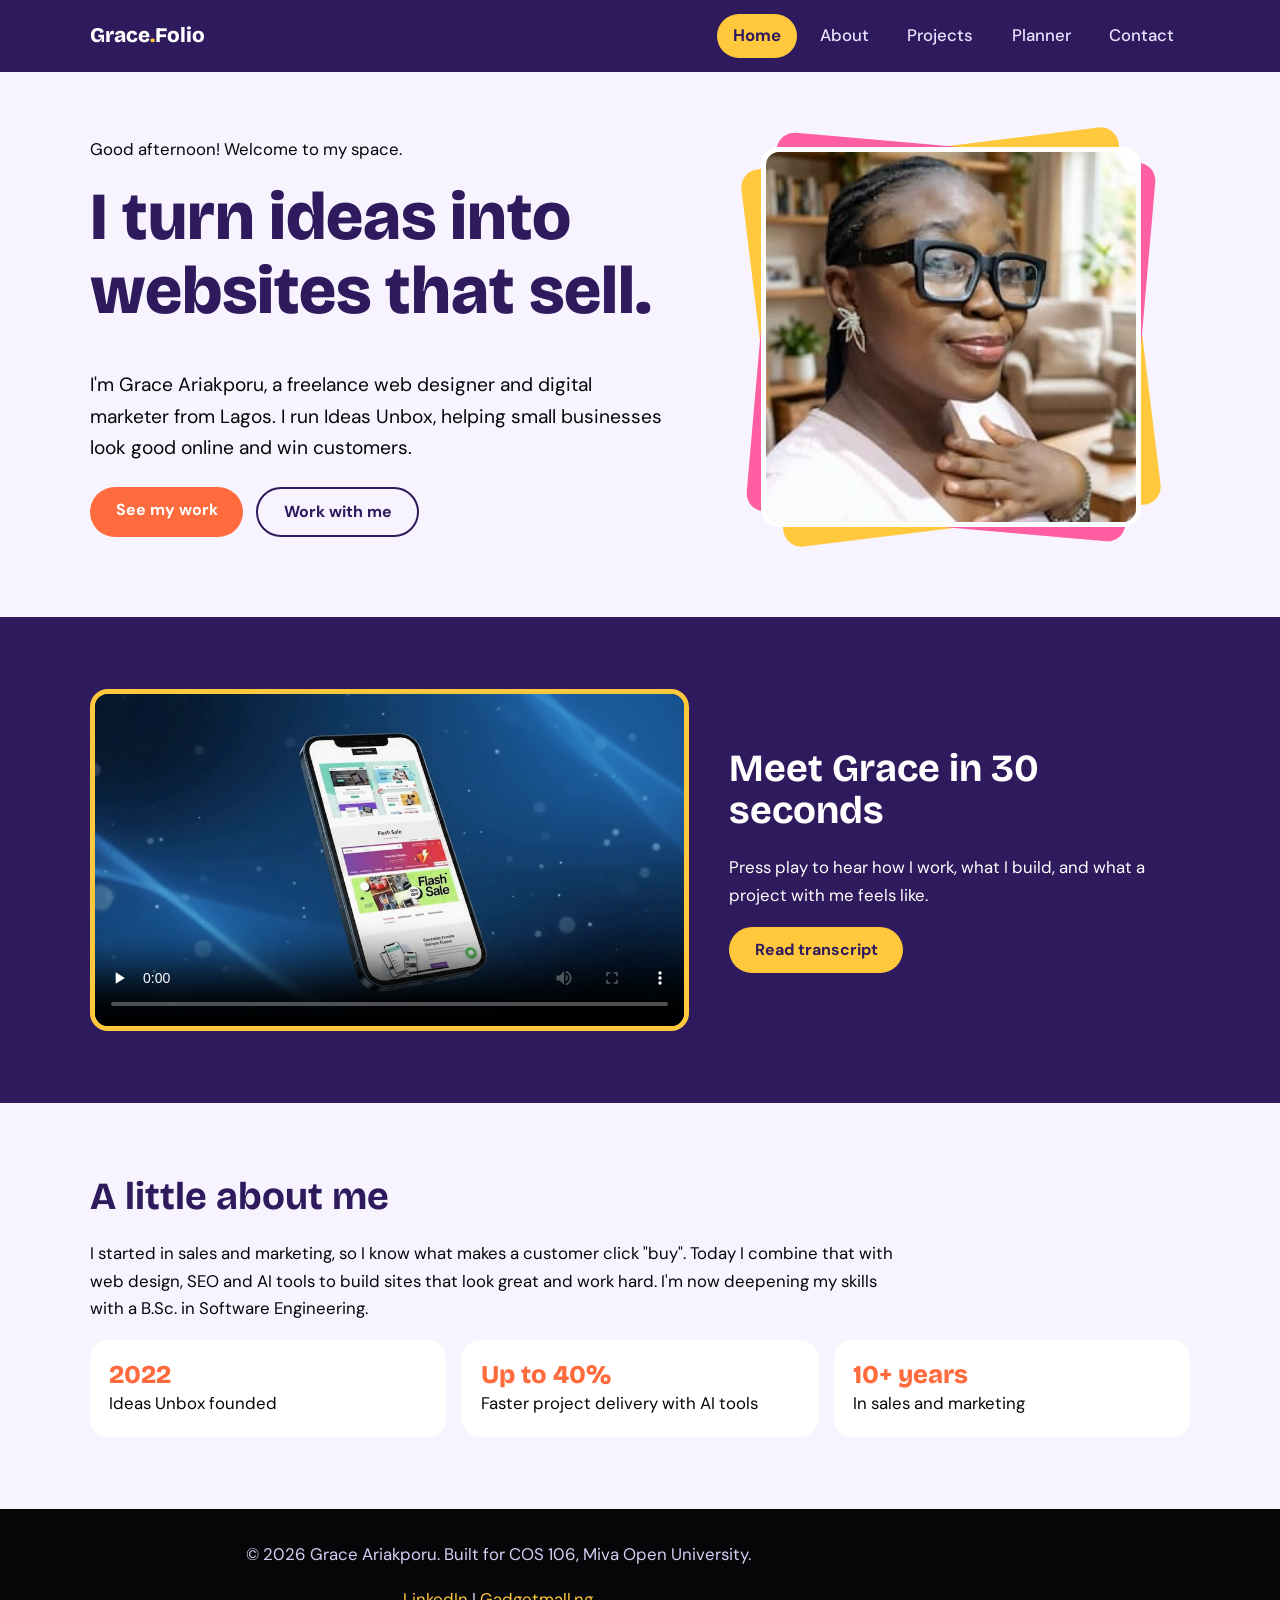
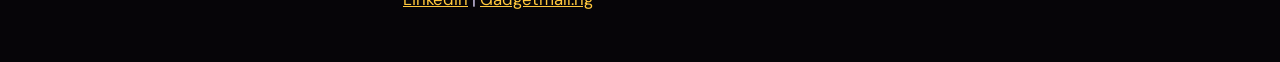
<file: index.html>
<!doctype html>
<html lang="en">
  <head>
    <meta charset="UTF-8" />
    <meta name="viewport" content="width=device-width, initial-scale=1" />
    <meta
      name="description"
      content="Grace Ariakporu: web designer, digital marketer and Software Engineering student."
    />
    <title>Home | Grace folio</title>
    <link rel="preconnect" href="https://fonts.googleapis.com" />
    <link rel="preconnect" href="https://fonts.gstatic.com" crossorigin />
    <link
      href="https://fonts.googleapis.com/css2?family=Bricolage+Grotesque:wght@500;700;800&family=DM+Sans:wght@400;500;700&display=swap"
      rel="stylesheet"
    />
    <link rel="stylesheet" href="css/style.css" />
  </head>
  <body>
    <a class="skip" href="#main " hidden >Skip to content</a>
    <header class="site-header">
      <div class="container nav-bar">
        <a class="logo" href="index.html">Grace<span>.</span>Folio</a>
        <button
          class="menu-btn"
          id="menuBtn"
          aria-expanded="false"
          aria-controls="navLinks"
        >
          Menu
        </button>
        <nav aria-label="Main navigation">
          <ul class="nav-links" id="navLinks">
            <li><a href="index.html" aria-current="page">Home</a></li>
            <li><a href="about.html">About</a></li>
            <li><a href="projects.html">Projects</a></li>
            <li><a href="planner.html">Planner</a></li>
            <li><a href="contact.html">Contact</a></li>
          </ul>
        </nav>
      </div>
    </header>
    <main id="main">
      <section class="hero">
        <div class="container hero-grid">
          <div>
            <p id="greeting">Welcome to my space.</p>
            <h1>I turn ideas into websites that sell.</h1>
            <p class="lead">
              I'm Grace Ariakporu, a freelance web designer and digital marketer
              from Lagos. I run Ideas Unbox, helping small businesses look good
              online and win customers.
            </p>
            <div class="btn-row">
              <a class="btn" href="projects.html">See my work</a>
              <a class="btn ghost" href="contact.html">Work with me</a>
            </div>
          </div>
          <div class="photo-box">
            <img
              src="img/myprofile-3.jpg"
              alt="Portrait of Grace Ariakporu"
              width="600"
              height="600"
              fetchpriority="high"
            />
          </div>
        </div>
      </section>

      <section class="video-band" aria-labelledby="video-h">
        <div class="container video-grid">
          <div class="video-frame">
            <video
              controls
              preload="none"
              poster="img/vd-place-holder-2.jpg"
            >
              <source src="video/meetgrace.mp4" type="video/mp4" />
              <track
                kind="captions"
                src="video/meetgrace.mp4"
                srclang="en"
                label="English"
              />
              Your browser does not support the video tag.
            </video>
          </div>
          <div>
            <h2 id="video-h">Meet Grace in 30 seconds</h2>
            <p>
              Press play to hear how I work, what I build, and what a project
              with me feels like.
            </p>
            <button class="btn alt" id="transcriptBtn" type="button">
              Read transcript
            </button>
            <div class="transcript" id="transcript" hidden>
              <p>
                Hi, I’m Grace Ariakporu, and welcome to my portfolio.
                I’m a web designer and digital marketer based in Lagos, and the founder of Ideas Unbox
                ,I run the web operations of Gadgetmall, an online store I help keep running smoothly.
                I build responsive websites that help small businesses grow, From SEO to e-commerce design,
                 I turn ideas into results. I’m now studying Software Engineering at Miva Open University, 
                 building on my design skills with code. Take a look around, and let’s build something together.

               
              </p>
            </div>
          </div>
        </div>
      </section>

      <section aria-labelledby="bio-h">
        <div class="container">
          <h2 id="bio-h">A little about me</h2>
          <p>
            I started in sales and marketing, so I know what makes a customer
            click "buy". Today I combine that with web design, SEO and AI tools
            to build sites that look great and work hard. I'm now deepening my
            skills with a B.Sc. in Software Engineering.
          </p>
          <div class="stat-row">
            <div class="stat"><strong>2022</strong>Ideas Unbox founded</div>
            <div class="stat">
              <strong>Up to 40%</strong>Faster project delivery with AI tools
            </div>
            <div class="stat">
              <strong>10+ years</strong>In sales and marketing
            </div>
          </div>
        </div>
      </section>
    </main>
    <footer class="site-footer">
      <div class="container">
        <p>
          &copy; <span id="year">2026</span> Grace Ariakporu. Built for COS 106,
          Miva Open University.
        </p>
        <p>
          <a href="https://www.linkedin.com/in/grace-ariakporu/">LinkedIn</a> |
          <a href="https://www.gadgetmall.ng">Gadgetmall.ng</a>
        </p>
      </div>
    </footer>
    <script src="js/main.js"></script>
  </body>
</html>
</file>
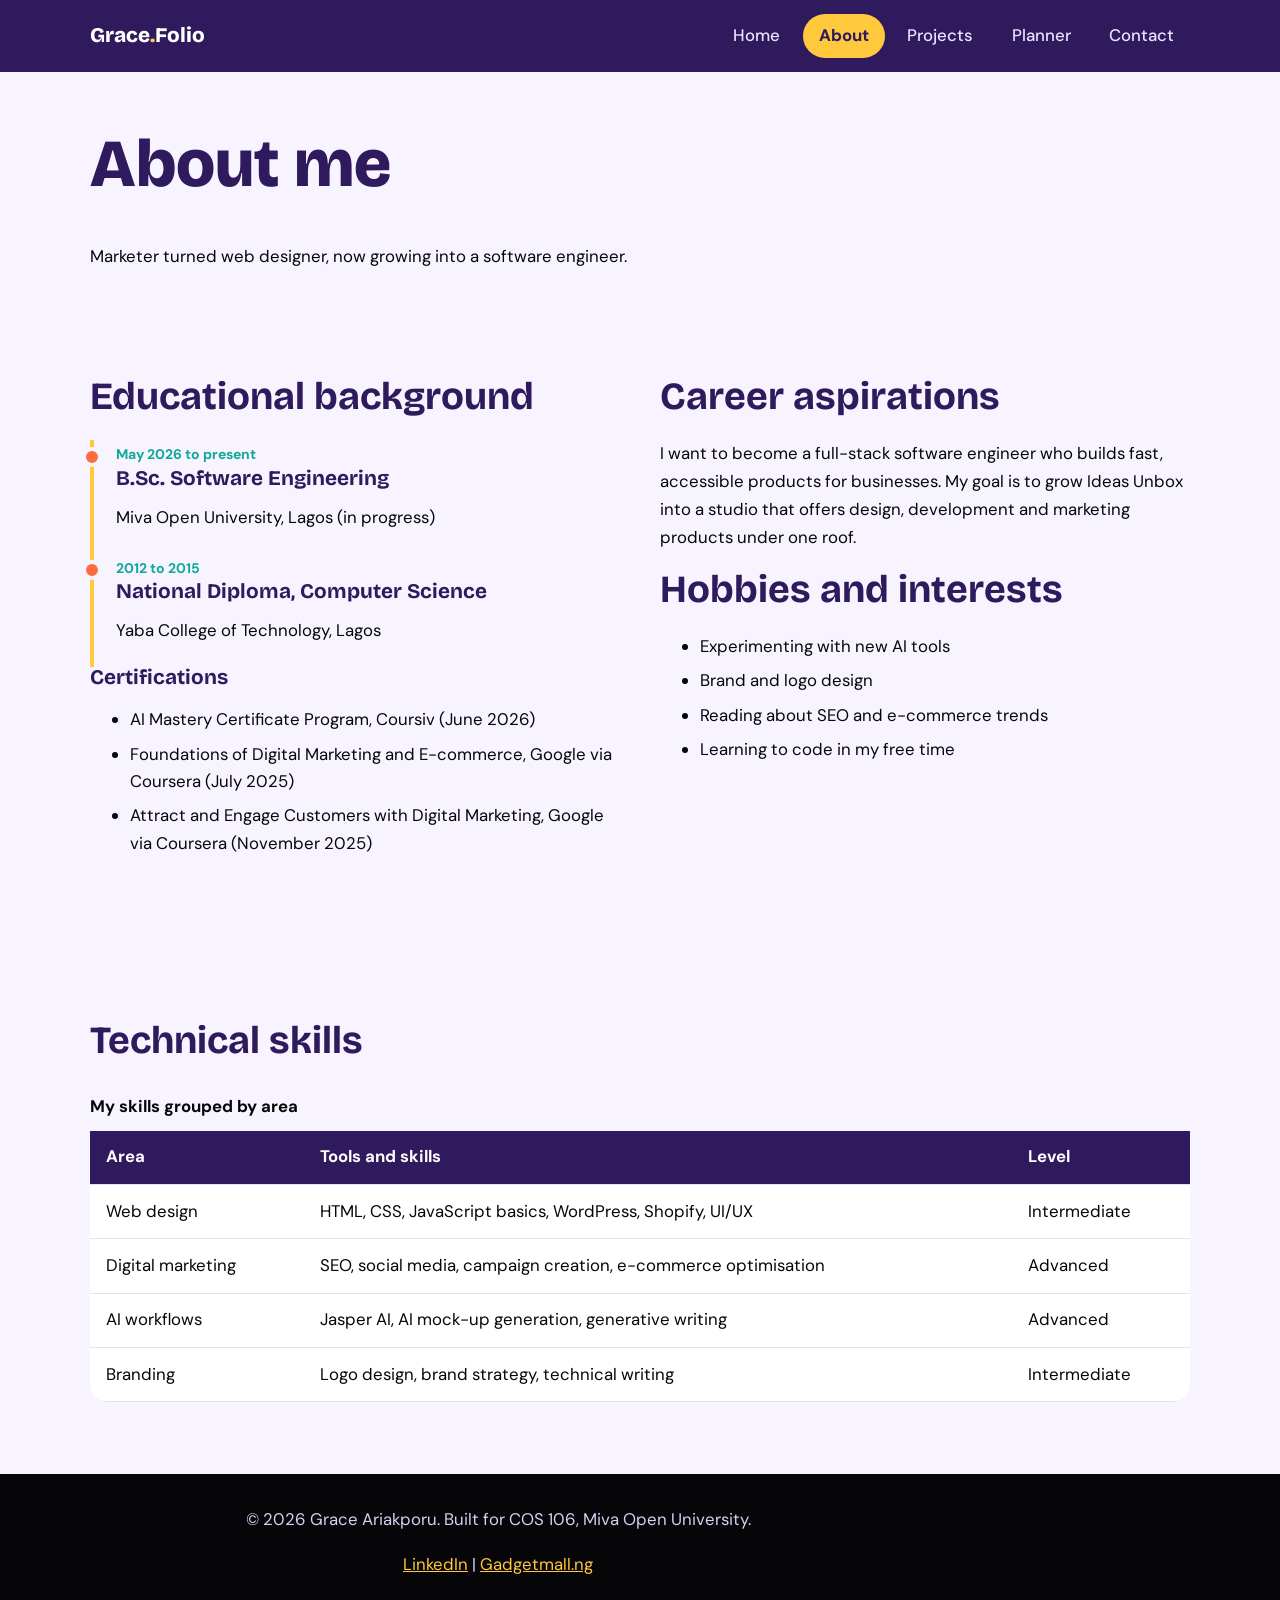
<file: about.html>
<!doctype html>
<html lang="en">
  <head>
    <meta charset="UTF-8" />
    <meta name="viewport" content="width=device-width, initial-scale=1" />
    <meta
      name="description"
      content="Grace Ariakporu: web designer, digital marketer and Software Engineering student."
    />
    <title>About | Grace folio</title>
    <link rel="preconnect" href="https://fonts.googleapis.com" />
    <link rel="preconnect" href="https://fonts.gstatic.com" crossorigin />
    <link
      href="https://fonts.googleapis.com/css2?family=Bricolage+Grotesque:wght@500;700;800&family=DM+Sans:wght@400;500;700&display=swap"
      rel="stylesheet"
    />
    <link rel="stylesheet" href="css/style.css" />
  </head>
  <body>
    <a class="skip" href="#main" hidden>Skip to content</a>
    <header class="site-header">
      <div class="container nav-bar">
        <a class="logo" href="index.html">Grace<span>.</span>Folio</a>
        <button
          class="menu-btn"
          id="menuBtn"
          aria-expanded="false"
          aria-controls="navLinks"
        >
          Menu
        </button>
        <nav aria-label="Main navigation">
          <ul class="nav-links" id="navLinks">
            <li><a href="index.html">Home</a></li>
            <li><a href="about.html" aria-current="page">About</a></li>
            <li><a href="projects.html">Projects</a></li>
            <li><a href="planner.html">Planner</a></li>
            <li><a href="contact.html">Contact</a></li>
          </ul>
        </nav>
      </div>
    </header>
    <main id="main">
      <div class="container page-head">
        <h1>About me</h1>
        <p class="lead">
          Marketer turned web designer, now growing into a software engineer.
        </p>
      </div>

      <section aria-labelledby="edu-h">
        <div class="container split">
          <div>
            <h2 id="edu-h">Educational background</h2>
            <ol class="timeline">
              <li>
                <small>May 2026 to present</small>
                <h3>B.Sc. Software Engineering</h3>
                Miva Open University, Lagos (in progress)
              </li>
              <li>
                <small>2012 to 2015</small>
                <h3>National Diploma, Computer Science</h3>
                Yaba College of Technology, Lagos
              </li>
            </ol>
            <h3>Certifications</h3>
            <ul class="bullets">
              <li>AI Mastery Certificate Program, Coursiv (June 2026)</li>
              <li>
                Foundations of Digital Marketing and E-commerce, Google via
                Coursera (July 2025)
              </li>
              <li>
                Attract and Engage Customers with Digital Marketing, Google via
                Coursera (November 2025)
              </li>
            </ul>
          </div>
          <div>
            <h2>Career aspirations</h2>
            <p>
              I want to become a full-stack software engineer who builds fast,
              accessible products for businesses. My goal is to grow
              Ideas Unbox into a studio that offers design, development and
              marketing products under one roof.
            </p>
            <h2>Hobbies and interests</h2>
            <ul class="bullets">
              <li>Experimenting with new AI tools</li>
              <li>Brand and logo design</li>
              <li>Reading about SEO and e-commerce trends</li>
              <li>Learning to code in my free time</li>
            </ul>
          </div>
        </div>
      </section>

      <section aria-labelledby="skills-h">
        <div class="container">
          <h2 id="skills-h">Technical skills</h2>
          <div class="table-wrap">
            <table>
              <caption>
                My skills grouped by area
              </caption>
              <thead>
                <tr>
                  <th scope="col">Area</th>
                  <th scope="col">Tools and skills</th>
                  <th scope="col">Level</th>
                </tr>
              </thead>
              <tbody>
                <tr>
                  <td>Web design</td>
                  <td>
                    HTML, CSS, JavaScript basics, WordPress, Shopify, UI/UX
                  </td>
                  <td>Intermediate</td>
                </tr>
                <tr>
                  <td>Digital marketing</td>
                  <td>
                    SEO, social media, campaign creation, e-commerce
                    optimisation
                  </td>
                  <td>Advanced</td>
                </tr>
                <tr>
                  <td>AI workflows</td>
                  <td>Jasper AI, AI mock-up generation, generative writing</td>
                  <td>Advanced</td>
                </tr>
                <tr>
                  <td>Branding</td>
                  <td>Logo design, brand strategy, technical writing</td>
                  <td>Intermediate</td>
                </tr>
              </tbody>
            </table>
          </div>
        </div>
      </section>
    </main>
    <footer class="site-footer">
      <div class="container">
        <p>
          &copy; <span id="year">2026</span> Grace Ariakporu. Built for COS 106,
          Miva Open University.
        </p>
        <p>
          <a href="https://www.linkedin.com/in/grace-ariakporu/">LinkedIn</a> |
          <a href="https://www.gadgetmall.ng">Gadgetmall.ng</a>
        </p>
      </div>
    </footer>
    <script src="js/main.js"></script>
  </body>
</html>
</file>
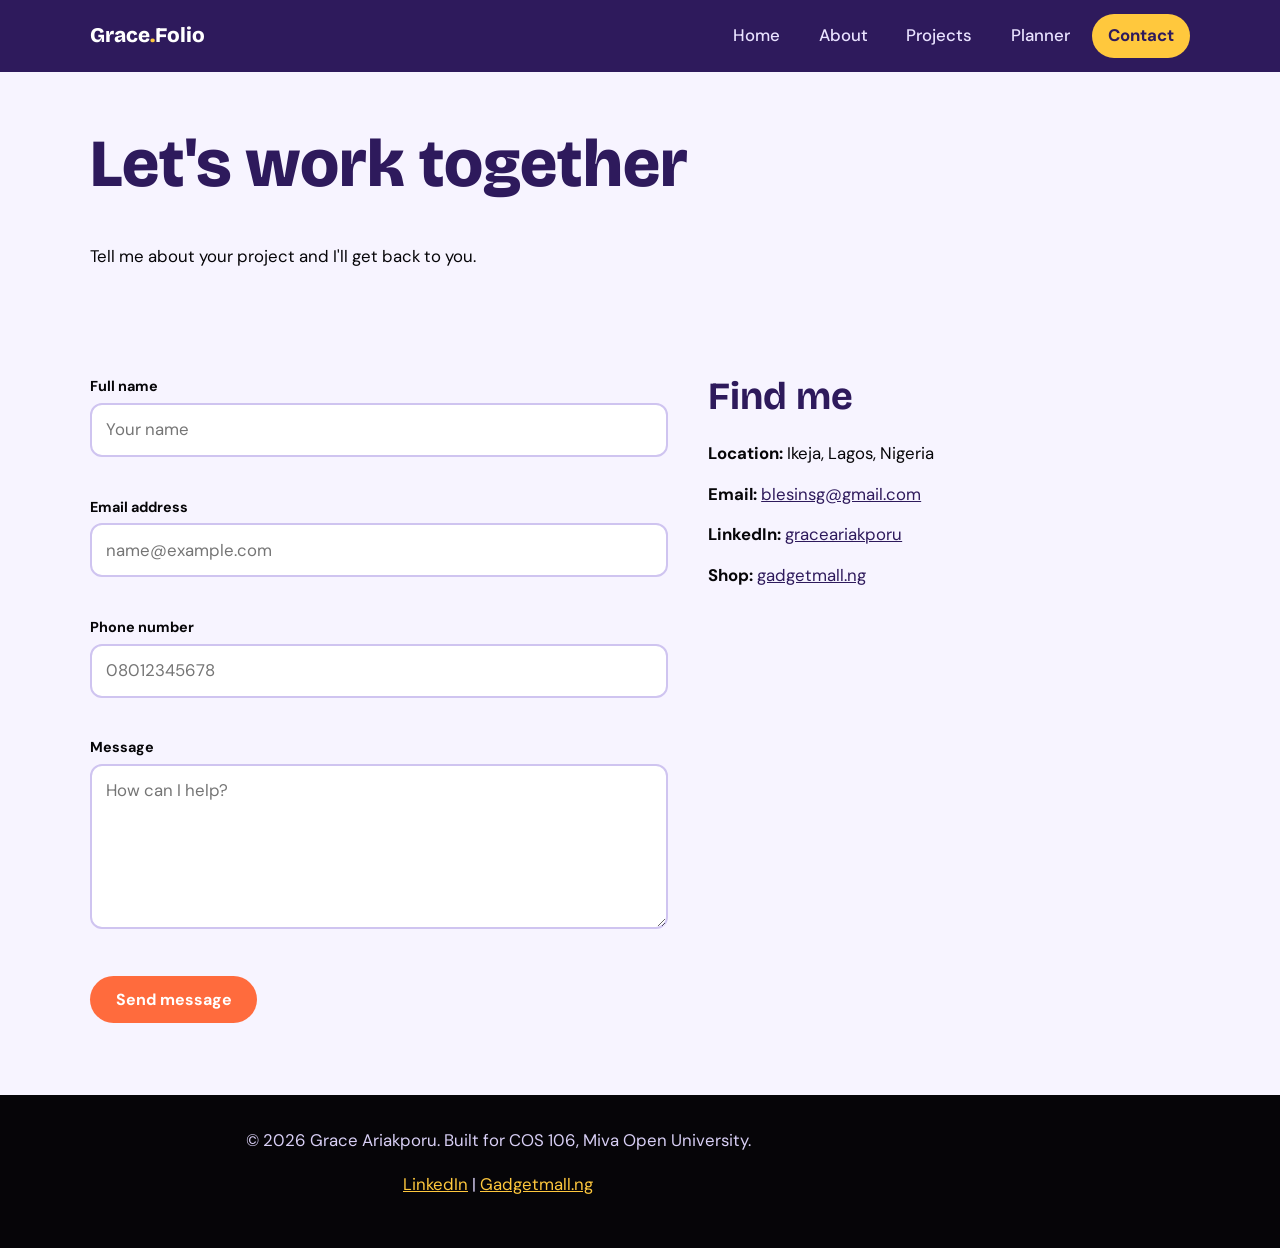
<file: contact.html>
<!DOCTYPE html>
<html lang="en">
<head>
  <meta charset="UTF-8">
  <meta name="viewport" content="width=device-width, initial-scale=1">
  <meta name="description" content="Grace Ariakporu: web designer, digital marketer and Software Engineering student.">
  <title>Contact | Grace Folio</title>
  <link rel="preconnect" href="https://fonts.googleapis.com">
  <link rel="preconnect" href="https://fonts.gstatic.com" crossorigin>
  <link href="https://fonts.googleapis.com/css2?family=Bricolage+Grotesque:wght@500;700;800&family=DM+Sans:wght@400;500;700&display=swap" rel="stylesheet">
  <link rel="stylesheet" href="css/style.css">
</head>
<body>
  <a class="skip" href="#main" hidden>Skip to content</a>
  <header class="site-header">
    <div class="container nav-bar">
      <a class="logo" href="index.html">Grace<span>.</span>Folio</a>
      <button class="menu-btn" id="menuBtn" aria-expanded="false" aria-controls="navLinks">Menu</button>
      <nav aria-label="Main navigation">
        <ul class="nav-links" id="navLinks"><li><a href="index.html">Home</a></li>
          <li><a href="about.html">About</a></li>
          <li><a href="projects.html">Projects</a></li>
          <li><a href="planner.html">Planner</a></li>
          <li><a href="contact.html" aria-current="page">Contact</a></li>
        </ul>
      </nav>
    </div>
  </header>
  <main id="main">
    <div class="container page-head">
      <h1>Let's work together</h1>
      <p class="lead">Tell me about your project and I'll get back to you.</p>
    </div>
    <section>
      <div class="container contact-grid">
        <form id="contactForm" novalidate>
          <div class="field"><label for="name">Full name</label><input id="name" name="name" type="text" placeholder="Your name"><p class="error" id="nameError" role="alert"></p></div>
          <div class="field"><label for="email">Email address</label>
            <input id="email" name="email" type="email" placeholder="name@example.com"><p class="error" id="emailError" role="alert"></p></div>
          <div class="field"><label for="phone">Phone number</label>
            <input id="phone" name="phone" type="tel" placeholder="08012345678"><p class="error" id="phoneError" role="alert"></p></div>
          <div class="field"><label for="message">Message</label>
            <textarea id="message" name="message" rows="5" placeholder="How can I help?"></textarea><p class="error" id="messageError" role="alert"></p></div>
          <button class="btn" type="submit">Send message</button>
          <p class="success" id="formSuccess" hidden role="status"></p>
        </form>
        <aside>
          <h2>Find me</h2>
          <ul class="info-list">
            <li><strong>Location:</strong> Ikeja, Lagos, Nigeria</li>
            <li><strong>Email:</strong> <a href="mailto:blesinsg@gmail.com">blesinsg@gmail.com</a></li>
            <li><strong>LinkedIn:</strong> <a href="https://www.linkedin.com/in/grace-ariakporu/">graceariakporu</a></li>
            <li><strong>Shop:</strong> <a href="https://www.gadgetmall.ng">gadgetmall.ng</a></li>
          </ul>
        </aside>
      </div>
    </section>
  </main>
  <footer class="site-footer">
    <div class="container">
      <p>&copy; <span id="year">2026</span> Grace Ariakporu. Built for COS 106, Miva Open University.</p>
      <p><a href="https://www.linkedin.com/in/grace-ariakporu/">LinkedIn</a> | <a href="https://www.gadgetmall.ng">Gadgetmall.ng</a></p>
    </div>
  </footer>
  <script src="js/main.js"></script>
  <script src="js/contact.js"></script>
</body>
</html>
</file>
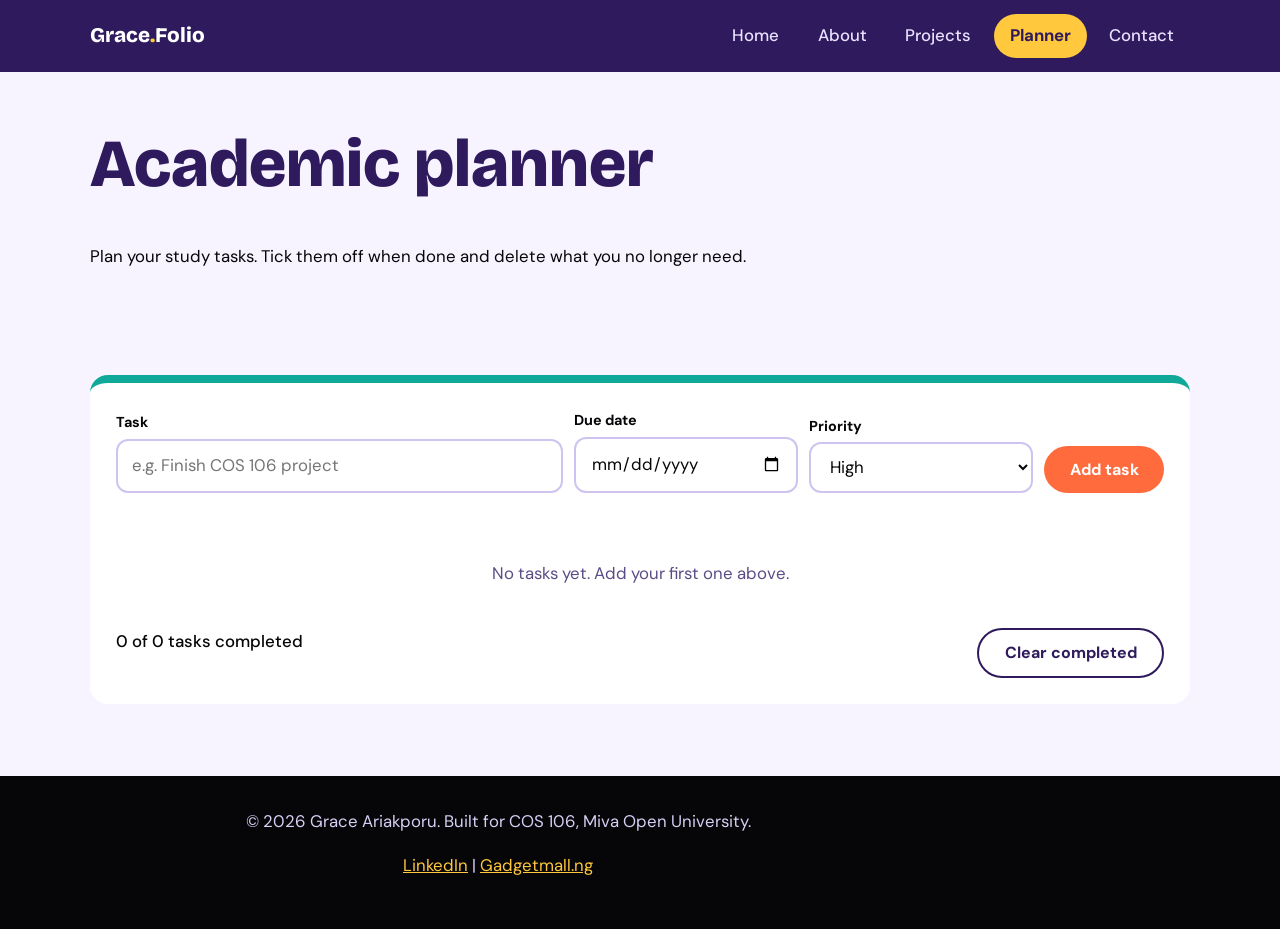
<file: planner.html>
<!DOCTYPE html>
<html lang="en">
<head>
  <meta charset="UTF-8">
  <meta name="viewport" content="width=device-width, initial-scale=1">
  <meta name="description" content="Grace Ariakporu: web designer, digital marketer and Software Engineering student.">
  <title>Planner | Grace Folio</title>
  <link rel="preconnect" href="https://fonts.googleapis.com">
  <link rel="preconnect" href="https://fonts.gstatic.com" crossorigin>
  <link href="https://fonts.googleapis.com/css2?family=Bricolage+Grotesque:wght@500;700;800&family=DM+Sans:wght@400;500;700&display=swap" rel="stylesheet">
  <link rel="stylesheet" href="css/style.css">
</head>
<body>
  <a class="skip" href="#main" hidden>Skip to content</a>
  <header class="site-header">
    <div class="container nav-bar">
      <a class="logo" href="index.html">Grace<span>.</span>Folio</a>
      <button class="menu-btn" id="menuBtn" aria-expanded="false" aria-controls="navLinks">Menu</button>
      <nav aria-label="Main navigation">
        <ul class="nav-links" id="navLinks">
          <li><a href="index.html">Home</a></li>
          <li><a href="about.html">About</a></li>
          <li><a href="projects.html">Projects</a></li>
          <li><a href="planner.html" aria-current="page">Planner</a></li>
          <li><a href="contact.html">Contact</a></li>
        </ul>
      </nav>
    </div>
  </header>
  <main id="main">
    <div class="container page-head">
      <h1>Academic planner</h1>
      <p class="lead">Plan your study tasks. Tick them off when done and delete what you no longer need.</p>
    </div>
    <section>
      <div class="container">
        <div class="planner-card">
          <form id="taskForm" novalidate>
            <div class="task-form">
              <div><label for="taskTitle">Task</label>
                <input id="taskTitle" type="text" placeholder="e.g. Finish COS 106 project"></div>
              <div><label for="taskDue">Due date</label>
                <input id="taskDue" type="date"></div>
              <div><label for="taskPriority">Priority</label>
                <select id="taskPriority">
                  <option value="high" selected>High</option>
                  <option value="medium" >Medium</option>
                  <option value="low">Low</option>
                  <option value="urgent">Urgent</option>
                </select>
              </div>
              <button class="btn" type="submit">Add task</button>
            </div>
            <p class="error" id="taskError" role="alert"></p>
          </form>
          <ul class="task-list" id="taskList" aria-live="polite"></ul>
          <div class="planner-meta">
            <span id="taskCount">0 of 0 tasks completed</span>
            <button class="btn ghost" id="clearDone" type="button">Clear completed</button>
          </div>
        </div>
      </div>
    </section>
  </main>
  <footer class="site-footer">
    <div class="container">
      <p>&copy; <span id="year">2026</span> Grace Ariakporu. Built for COS 106, Miva Open University.</p>
      <p><a href="https://www.linkedin.com/in/grace-ariakporu/">LinkedIn</a> | <a href="https://www.gadgetmall.ng">Gadgetmall.ng</a></p>
    </div>
  </footer>
  <script src="js/main.js"></script>
  <script src="js/planner.js"></script>
</body>
</html>
</file>
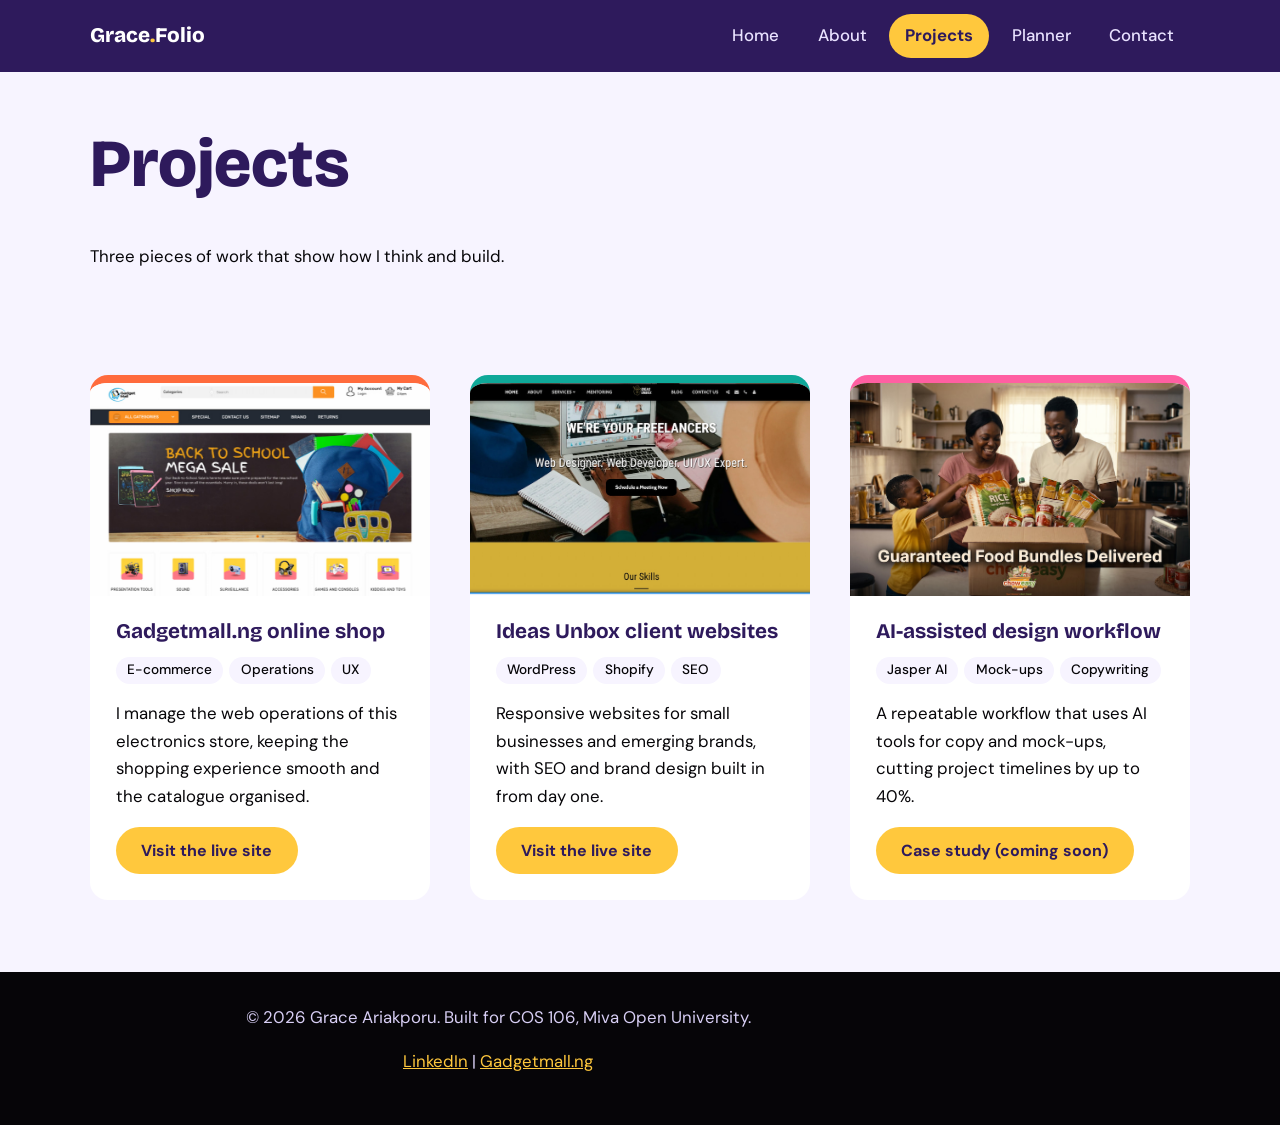
<file: projects.html>
<!doctype html>
<html lang="en">
  <head>
    <meta charset="UTF-8" />
    <meta name="viewport" content="width=device-width, initial-scale=1" />
    <meta
      name="description"
      content="Grace Ariakporu: web designer, digital marketer and Software Engineering student."
    />
    <title>Projects | Grace Folio</title>
    <link rel="preconnect" href="https://fonts.googleapis.com" />
    <link rel="preconnect" href="https://fonts.gstatic.com" crossorigin />
    <link
      href="https://fonts.googleapis.com/css2?family=Bricolage+Grotesque:wght@500;700;800&family=DM+Sans:wght@400;500;700&display=swap"
      rel="stylesheet"
    />
    <link rel="stylesheet" href="css/style.css" />
  </head>
  <body>
    <a class="skip" href="#main">Skip to content</a>
    <header class="site-header">
      <div class="container nav-bar">
        <a class="logo" href="index.html">Grace<span>.</span>Folio</a>
        <button
          class="menu-btn"
          id="menuBtn"
          aria-expanded="false"
          aria-controls="navLinks"
        >
          Menu
        </button>
        <nav aria-label="Main navigation">
          <ul class="nav-links" id="navLinks">
            <li><a href="index.html">Home</a></li>
            <li><a href="about.html">About</a></li>
            <li><a href="projects.html" aria-current="page">Projects</a></li>
            <li><a href="planner.html">Planner</a></li>
            <li><a href="contact.html">Contact</a></li>
          </ul>
        </nav>
      </div>
    </header>
    <main id="main">
      <div class="container page-head">
        <h1>Projects</h1>
        <p class="lead">
          Three pieces of work that show how I think and build.
        </p>
      </div>
      <section>
        <div class="container">
          <div class="grid-3">
            <article class="card">
              <img
                src="img/gadgetmall-project.jpg"
                alt="Screenshot of the Gadgetmall online shop"
                width="800"
                height="400"
                loading="lazy"
                decoding="async"
              />
              <div class="card-body">
                <h3>Gadgetmall.ng online shop</h3>
                <ul class="tags">
                  <li>E-commerce</li>
                  <li>Operations</li>
                  <li>UX</li>
                </ul>
                <p>
                  I manage the web operations of this electronics store, keeping
                  the shopping experience smooth and the catalogue organised.
                </p>
                <a
                  class="btn alt"
                  href="https://www.gadgetmall.ng"
                  target="_blank"
                  rel="noopener"
                  >Visit the live site</a
                >
              </div>
            </article>
            <article class="card">
              <img
                src="img/ideasunbox-project.jpg"
                alt="Ideas Unbox brand mock-up"
                width="800"
                height="400"
                loading="lazy"
                decoding="async"
              />
              <div class="card-body">
                <h3>Ideas Unbox client websites</h3>
                <ul class="tags">
                  <li>WordPress</li>
                  <li>Shopify</li>
                  <li>SEO</li>
                </ul>
                <p>
                  Responsive websites for small businesses and emerging brands,
                  with SEO and brand design built in from day one.
                </p>
                <a class="btn alt" href="https://64c47921bacfb.site123.me/"
                  >Visit the live site</a >
              </div>
            </article>
            <article class="card">
              <img
                src="img/ai-workflow-project.jpg"
                alt="AI-generated website mock-up concepts"
                width="800"
                height="400"
                loading="lazy"
                decoding="async"
              />
              <div class="card-body">
                <h3>AI-assisted design workflow</h3>
                <ul class="tags">
                  <li>Jasper AI</li>
                  <li>Mock-ups</li>
                  <li>Copywriting</li>
                </ul>
                <p>
                  A repeatable workflow that uses AI tools for copy and
                  mock-ups, cutting project timelines by up to 40%.
                </p>
                <a class="btn alt" href="#">Case study (coming soon)</a>
              </div>
            </article>
          </div>
        </div>
      </section>
    </main>
    <footer class="site-footer">
      <div class="container">
        <p>
          &copy; <span id="year">2026</span> Grace Ariakporu. Built for COS 106,
          Miva Open University.
        </p>
        <p>
          <a href="https://www.linkedin.com/in/grace-ariakporu/">LinkedIn</a> |
          <a href="https://www.gadgetmall.ng">Gadgetmall.ng</a>
        </p>
      </div>
    </footer>
    <script src="js/main.js"></script>
  </body>
</html>
</file>
<file: css/style.css>
/* ===== Design tokens: Ideas Unbox palette ===== */
:root {
  --plum: #2e1a5c;
  --ink: #060508;
  --tangerine: #ff6b3d;
  --sun: #ffc83d;
  --teal: #0fa899;
  --pink: #ff5fa2;
  --paper: #f7f4ff;
  --white: #fff;
  --radius: 18px;
  --max: 1100px;
  --font-display: "Bricolage Grotesque", system-ui, sans-serif;
  --font-body: "DM Sans", system-ui, sans-serif;
}
*,
*::before,
*::after {
  box-sizing: border-box;
}
html {
  scroll-behavior: smooth;
}
body {
  margin: 0;
  font-family: var(--font-body);
  color: var(--ink);
  background: var(--paper);
  line-height: 1.65;
  font-size: 1.05rem;
}
img,
video {
  max-width: 100%;
  display: block;
}
h1,
h2,
h3 {
  font-family: var(--font-display);
  line-height: 1.1;
  margin: 0 0 0.6em;
  color: var(--plum);
}
h1 {
  font-size: clamp(2.4rem, 6vw, 4.2rem);
  font-weight: 800;
}
h2 {
  font-size: clamp(1.7rem, 3.5vw, 2.4rem);
  font-weight: 700;
}
h3 {
  font-size: 1.3rem;
}
p {
  margin: 0 0 1em;
  max-width: 68ch;
}
a {
  color: var(--plum);
}
:focus-visible {
  outline: 3px solid var(--tangerine);
  outline-offset: 3px;
}
.container {
  width: min(var(--max), 92%);
  margin-inline: auto;
}
section {
  padding: 4.5rem 0;
}
.skip {
  position: absolute;
  left: -999px;
}
.skip:focus {
  left: 1rem;
  top: 1rem;
  background: var(--sun);
  padding: 0.5rem 1rem;
  z-index: 99;
}

/* ===== Header and navigation ===== */
.site-header {
  background: var(--plum);
  position: sticky;
  top: 0;
  z-index: 50;
}
.nav-bar {
  display: flex;
  align-items: center;
  justify-content: space-between;
  padding: 0.9rem 0;
}
.logo {
  font-family: var(--font-display);
  font-weight: 800;
  font-size: 1.3rem;
  color: var(--white);
  text-decoration: none;
}
.logo span {
  color: var(--sun);
}
.nav-links {
  display: flex;
  gap: 0.4rem;
  list-style: none;
  margin: 0;
  padding: 0;
}
.nav-links a {
  display: block;
  padding: 0.5rem 1rem;
  border-radius: 999px;
  color: #e9e2ff;
  text-decoration: none;
  font-weight: 500;
  transition:
    background 0.25s,
    color 0.25s;
}
.nav-links a:hover {
  background: rgba(255, 255, 255, 0.12);
  color: var(--white);
}
.nav-links a[aria-current="page"] {
  background: var(--sun);
  color: var(--plum);
  font-weight: 700;
}
.menu-btn {
  display: none;
  background: none;
  border: 2px solid var(--sun);
  color: var(--sun);
  border-radius: 10px;
  padding: 0.4rem 0.8rem;
  font: inherit;
  cursor: pointer;
  margin-left: 8rem;
}

/* ===== Buttons ===== */
.btn {
  display: inline-block;
  padding: 0.8rem 1.6rem;
  border-radius: 999px;
  border: 0;
  background: var(--tangerine);
  color: var(--white);
  font: 700 1rem var(--font-body);
  text-decoration: none;
  cursor: pointer;
  transition:
    transform 0.2s,
    box-shadow 0.2s,
    background 0.2s;
}
.btn:hover {
  transform: translateY(-3px);
  box-shadow: 0 8px 0 var(--plum);
}
.btn.alt {
  background: var(--sun);
  color: var(--plum);
}
.btn.ghost {
  background: transparent;
  color: var(--plum);
  border: 2px solid var(--plum);
}
.btn-row {
  display: flex;
  flex-wrap: wrap;
  gap: 0.8rem;
  margin-top: 1.4rem;
}

/* ===== Hero ===== */
.hero {
  padding: 4rem 0 5rem;
}
.hero-grid {
  display: grid;
  grid-template-columns: 1.2fr 1fr;
  gap: 3rem;
  align-items: center;
}
.hero .lead {
  font-size: 1.2rem;
}
.photo-box {
  position: relative;
  width: min(380px, 100%);
  margin-inline: auto;
  aspect-ratio: 1;
  animation: settle 1s cubic-bezier(0.2, 0.9, 0.3, 1.2) both;
}
.photo-box::before,
.photo-box::after {
  content: "";
  position: absolute;
  inset: 0;
  border-radius: var(--radius);
}
.photo-box::before {
  background: var(--sun);
  transform: rotate(-7deg);
}
.photo-box::after {
  background: var(--pink);
  transform: rotate(5deg);
}
.photo-box img {
  position: relative;
  z-index: 1;
  width: 100%;
  height: 100%;
  object-fit: cover;
  border-radius: var(--radius);
  border: 5px solid var(--white);
  background: var(--white);
}
@keyframes settle {
  from {
    transform: rotate(-12deg) scale(0.85);
    opacity: 0;
  }
  to {
    transform: none;
    opacity: 1;
  }
}

/* ===== Video ===== */
.video-band {
  background: var(--plum);
  color: var(--white);
}
.video-band h2 {
  color: var(--white);
}
.video-grid {
  display: grid;
  grid-template-columns: 1.3fr 1fr;
  gap: 2.5rem;
  align-items: center;
}
.video-frame {
  border-radius: var(--radius);
  overflow: hidden;
  border: 5px solid var(--sun);
  background: #000;
}
.video-frame video {
  width: 100%;
}
.transcript {
  background: rgba(255, 255, 255, 0.08);
  padding: 1rem 1.2rem;
  border-radius: 12px;
  font-size: 0.95rem;
}

/* ===== Cards and grids ===== */
  .grid-3 {
  display: grid;
  grid-template-columns: repeat(auto-fit, minmax(260px, 1fr));
  gap: 2.5rem;
}
.card {
  background: var(--white);
  border-radius: var(--radius);
  overflow: hidden;
  border-top: 8px solid var(--tangerine);
  transition:
    transform 0.25s,
    box-shadow 0.25s;
}
.card:nth-child(2) {
  border-top-color: var(--teal);
}
.card:nth-child(3) {
  border-top-color: var(--pink);
}
.card:hover {
  transform: translateY(-6px);
  box-shadow: 0 14px 0 rgba(46, 26, 92, 0.12);
}
.card-body {
  padding: 1.6rem;
}
.card img {
  width: 100%;
  height: auto;
  aspect-ratio: 16/10;
  object-fit: cover;
}
.tags {
  display: flex;
  flex-wrap: wrap;
  gap: 0.4rem;
  list-style: none;
  padding: 0;
  margin: 0 0 1rem;
}
.tags li {
  background: var(--paper);
  border-radius: 999px;
  padding: 0.15rem 0.7rem;
  font-size: 0.85rem;
  font-weight: 500;
}
.stat-row {
  display: grid;
  grid-template-columns: repeat(auto-fit, minmax(180px, 1fr));
  gap: 1rem;
}
.stat {
  background: var(--white);
  padding: 1.2rem;
  border-radius: var(--radius);
}
.stat strong {
  display: block;
  font: 800 1.6rem var(--font-display);
  color: var(--tangerine);
}

/* ===== About page ===== */
.page-head {
  padding: 3.5rem 0 1rem;
}
.split {
  display: grid;
  grid-template-columns: 1fr 1fr;
  gap: 2.5rem;
}
.timeline {
  list-style: none;
  padding: 0;
  margin: 0;
  border-left: 4px solid var(--sun);
}
.timeline li {
  padding: 0 0 1.4rem 1.4rem;
  position: relative;
}
.timeline li::before {
  content: "";
  position: absolute;
  left: -12px;
  top: 0.4rem;
  width: 20px;
  height: 20px;
  border-radius: 50%;
  background: var(--tangerine);
  border: 4px solid var(--paper);
}
.timeline small {
  color: var(--teal);
  font-weight: 700;
}
.table-wrap {
  overflow-x: auto;
}
table {
  width: 100%;
  border-collapse: collapse;
  background: var(--white);
  border-radius: var(--radius);
  overflow: hidden;
}
caption {
  text-align: left;
  font-weight: 700;
  padding: 0.6rem 0;
}
th,
td {
  padding: 0.8rem 1rem;
  text-align: left;
  border-bottom: 1px solid #e6dffa;
}
th {
  background: var(--plum);
  color: var(--white);
}
.bullets li {
  margin-bottom: 0.4rem;
}

/* ===== Planner ===== */
.planner-card {
  background: var(--white);
  border-radius: var(--radius);
  padding: 1.6rem;
  border-top: 8px solid var(--teal);
}
.task-form {
  display: grid;
  grid-template-columns: 2fr 1fr 1fr auto;
  gap: 0.7rem;
  align-items: end;
}
label {
  font-weight: 700;
  font-size: 0.9rem;
  display: block;
  margin-bottom: 0.25rem;
}
input,
select,
textarea {
  width: 100%;
  padding: 0.7rem 0.9rem;
  border: 2px solid #cfc4f0;
  border-radius: 12px;
  font: inherit;
  background: var(--white);
  color: var(--ink);
}
input:focus,
select:focus,
textarea:focus {
  border-color: var(--tangerine);
  outline: none;
}
.task-list {
  list-style: none;
  padding: 0;
  margin: 1.4rem 0 0;
}
.task {
  display: flex;
  align-items: center;
  gap: 0.9rem;
  padding: 0.9rem 1rem;
  border-radius: 14px;
  background: var(--paper);
  margin-bottom: 0.6rem;
  border-left: 6px solid var(--teal);
  transition:
    opacity 0.3s,
    transform 0.3s;
}
.task.high {
  border-left-color: var(--tangerine);
}
.task.low {
  border-left-color: var(--sun);
}
.task.urgent {
  border-left-color: var(--pink);
}
.task.medium {
  border-left-color: var(--teal);
}
.task input[type="checkbox"] {
  width: 22px;
  height: 22px;
  accent-color: var(--teal);
  flex: none;
}
.task .info {
  flex: 1;
}
.task .due {
  font-size: 0.85rem;
  color: #5b4c86;
}
.task.done .title {
  text-decoration: line-through;
  opacity: 0.55;
}
.task.removing {
  opacity: 0;
  transform: translateX(30px);
}
.del {
  background: none;
  border: 2px solid var(--pink);
  color: var(--pink);
  border-radius: 10px;
  padding: 0.3rem 0.7rem;
  font-weight: 700;
  cursor: pointer;
  transition:
    background 0.2s,
    color 0.2s;
}
.del:hover {
  background: var(--pink);
  color: var(--white);
}
.planner-meta {
  display: flex;
  justify-content: space-between;
  flex-wrap: wrap;
  gap: 0.6rem;
  margin-top: 1rem;
  font-weight: 500;
}
.empty {
  text-align: center;
  padding: 1.5rem;
  color: #5b4c86;
}

/* ===== Contact ===== */
.contact-grid {
  display: grid;
  grid-template-columns: 1.2fr 1fr;
  gap: 2.5rem;
}
.field {
  margin-bottom: 1.1rem;
}
.error {
  color: #c8213f;
  font-size: 0.88rem;
  min-height: 1.2em;
  margin: 0.25rem 0 0;
}
.invalid {
  border-color: #c8213f;
}
.success {
  background: var(--teal);
  color: var(--white);
  padding: 1rem 1.2rem;
  border-radius: 12px;
  margin-top: 1rem;
}
.info-list {
  list-style: none;
  padding: 0;
}
.info-list li {
  margin-bottom: 0.8rem;
}

/* ===== Footer ===== */
.site-footer {
  background: var(--ink);
  color: #d8cff5;
  padding: 2rem 0;
  text-align: center;
}
.site-footer a {
  color: var(--sun);
}

/* ===== Responsive ===== */
@media (max-width: 860px) {
  .hero-grid,
  .video-grid,
  .split,
  .contact-grid {
    grid-template-columns: 1fr;
  }
  .task-form {
    grid-template-columns: 1fr;
  }
  .menu-btn {
    display: block;
  }
  .nav-links {
    display: none;
    position: absolute;
    top: 100%;
    left: 0;
    right: 0;
    background: var(--plum);
    flex-direction: column;
    padding: 1rem 4%;
  }
  .nav-links.open {
    display: flex;
  }
  section {
    padding: 3rem 0;
  }
}
@media (prefers-reduced-motion: reduce) {
  * {
    animation: none !important;
    transition: none !important;
  }
   @media (max-width: 560px) {
     th, td { padding: .6rem .5rem; font-size: .9rem; }
   }
}
</file>
